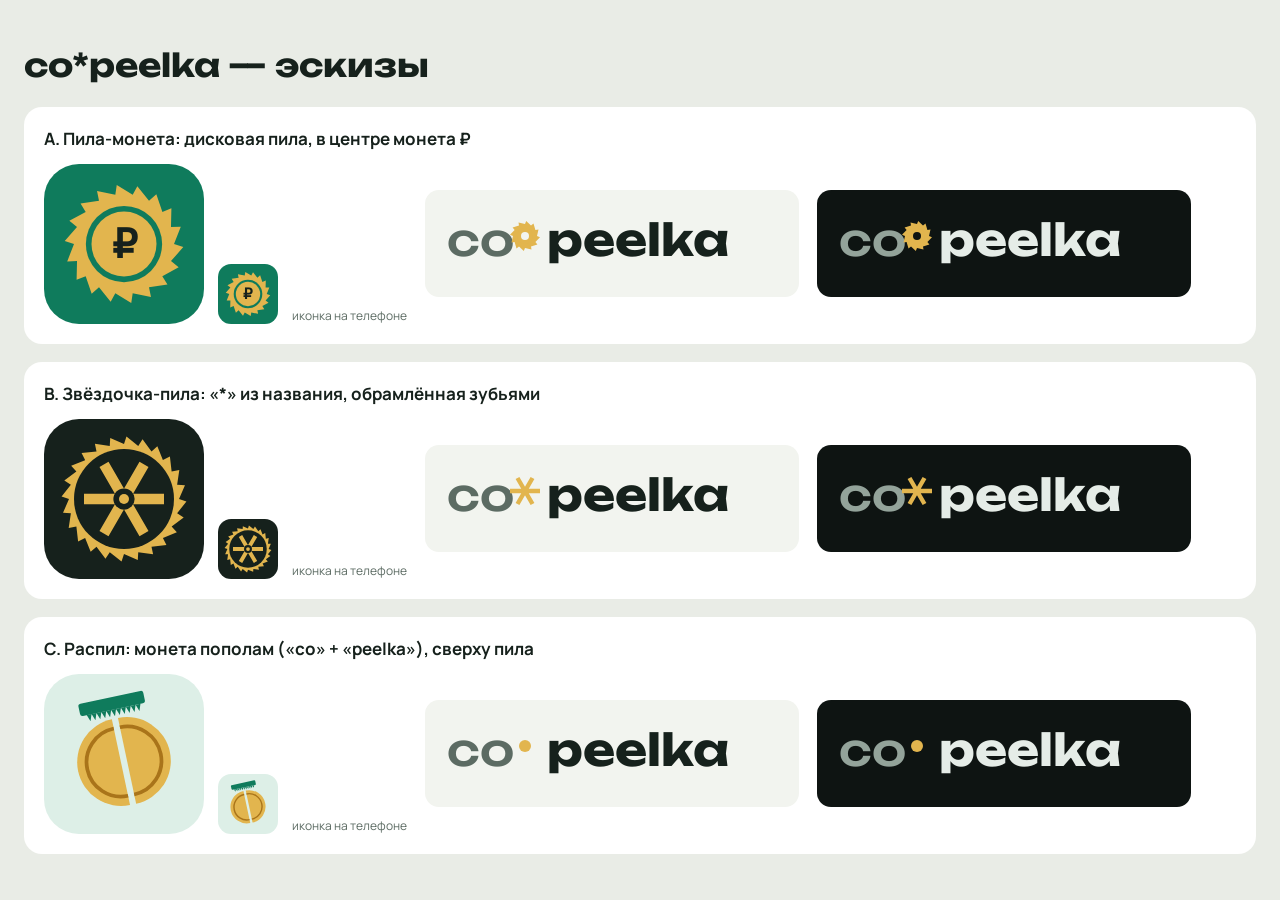
<file: logo/preview.html>
<!doctype html><meta charset="utf-8"><title>co*peelka — логотипы</title>
<link rel="stylesheet" href="https://fonts.googleapis.com/css2?family=Unbounded:wght@500;700&family=Manrope:wght@500;700&display=swap">
<style>body{font-family:Manrope,Arial;background:#E9ECE6;margin:0;padding:24px;color:#16211C}h1{font-family:Unbounded}section{background:#fff;border-radius:18px;padding:20px;margin:0 0 18px}
h2{margin:0 0 14px;font-size:17px}.row{display:flex;gap:18px;align-items:center;flex-wrap:wrap}.ic{display:flex;gap:14px;align-items:flex-end}.ic span{font-size:12px;color:#5C6B63}
.wm{padding:16px 22px;border-radius:14px;width:330px}.wm svg{width:100%;height:auto}.light{background:#F2F4EF}.dark{background:#0E1412}</style>
<h1>co*peelka — эскизы</h1><section><h2>A. Пила-монета: дисковая пила, в центре монета ₽</h2><div class="row">
<div class="ic"><img src="icon-A.svg" width="160"><img src="icon-A.svg" width="60"><span>иконка на телефоне</span></div>
<div class="wm light"><svg xmlns="http://www.w3.org/2000/svg" viewBox="0 0 330 70"><text x="0" y="50" font-family="Unbounded, Arial, sans-serif" font-weight="500" font-size="44" fill="#5C6B63">co</text>
<g transform="translate(78,30)"><path transform="translate(0,0)" d="M12.0,0.0 L15.0,1.2 L10.4,6.0 L10.4,6.0 L12.4,8.5 L6.0,10.4 L6.0,10.4 L6.5,13.5 L0.0,12.0 L0.0,12.0 L-1.2,15.0 L-6.0,10.4 L-6.0,10.4 L-8.5,12.4 L-10.4,6.0 L-10.4,6.0 L-13.5,6.5 L-12.0,0.0 L-12.0,0.0 L-15.0,-1.2 L-10.4,-6.0 L-10.4,-6.0 L-12.4,-8.5 L-6.0,-10.4 L-6.0,-10.4 L-6.5,-13.5 L-0.0,-12.0 L-0.0,-12.0 L1.2,-15.0 L6.0,-10.4 L6.0,-10.4 L8.5,-12.4 L10.4,-6.0 L10.4,-6.0 L13.5,-6.5 L12.0,-0.0Z" fill="#E2B54E"/><circle r="8" fill="#E2B54E"/><circle r="4" fill="#F2F4EF"/></g>
<text x="100" y="50" font-family="Unbounded, Arial, sans-serif" font-weight="700" font-size="44" fill="#16211C">peelka</text></svg></div><div class="wm dark"><svg xmlns="http://www.w3.org/2000/svg" viewBox="0 0 330 70"><text x="0" y="50" font-family="Unbounded, Arial, sans-serif" font-weight="500" font-size="44" fill="#93A39A">co</text>
<g transform="translate(78,30)"><path transform="translate(0,0)" d="M12.0,0.0 L15.0,1.2 L10.4,6.0 L10.4,6.0 L12.4,8.5 L6.0,10.4 L6.0,10.4 L6.5,13.5 L0.0,12.0 L0.0,12.0 L-1.2,15.0 L-6.0,10.4 L-6.0,10.4 L-8.5,12.4 L-10.4,6.0 L-10.4,6.0 L-13.5,6.5 L-12.0,0.0 L-12.0,0.0 L-15.0,-1.2 L-10.4,-6.0 L-10.4,-6.0 L-12.4,-8.5 L-6.0,-10.4 L-6.0,-10.4 L-6.5,-13.5 L-0.0,-12.0 L-0.0,-12.0 L1.2,-15.0 L6.0,-10.4 L6.0,-10.4 L8.5,-12.4 L10.4,-6.0 L10.4,-6.0 L13.5,-6.5 L12.0,-0.0Z" fill="#E2B54E"/><circle r="8" fill="#E2B54E"/><circle r="4" fill="#0E1412"/></g>
<text x="100" y="50" font-family="Unbounded, Arial, sans-serif" font-weight="700" font-size="44" fill="#E5ECE7">peelka</text></svg></div></div></section><section><h2>B. Звёздочка-пила: «*» из названия, обрамлённая зубьями</h2><div class="row">
<div class="ic"><img src="icon-B.svg" width="160"><img src="icon-B.svg" width="60"><span>иконка на телефоне</span></div>
<div class="wm light"><svg xmlns="http://www.w3.org/2000/svg" viewBox="0 0 330 70"><text x="0" y="50" font-family="Unbounded, Arial, sans-serif" font-weight="500" font-size="44" fill="#5C6B63">co</text>
<g transform="translate(78,30)"><path d="M-15.0,-2.2 L15.0,-2.2 L15.0,2.2 L-15.0,2.2Z M-5.6,-14.1 L9.4,11.9 L5.6,14.1 L-9.4,-11.9Z M9.4,-11.9 L-5.6,14.1 L-9.4,11.9 L5.6,-14.1Z " fill="#E2B54E"/></g>
<text x="100" y="50" font-family="Unbounded, Arial, sans-serif" font-weight="700" font-size="44" fill="#16211C">peelka</text></svg></div><div class="wm dark"><svg xmlns="http://www.w3.org/2000/svg" viewBox="0 0 330 70"><text x="0" y="50" font-family="Unbounded, Arial, sans-serif" font-weight="500" font-size="44" fill="#93A39A">co</text>
<g transform="translate(78,30)"><path d="M-15.0,-2.2 L15.0,-2.2 L15.0,2.2 L-15.0,2.2Z M-5.6,-14.1 L9.4,11.9 L5.6,14.1 L-9.4,-11.9Z M9.4,-11.9 L-5.6,14.1 L-9.4,11.9 L5.6,-14.1Z " fill="#E2B54E"/></g>
<text x="100" y="50" font-family="Unbounded, Arial, sans-serif" font-weight="700" font-size="44" fill="#E5ECE7">peelka</text></svg></div></div></section><section><h2>C. Распил: монета пополам («co» + «peelka»), сверху пила</h2><div class="row">
<div class="ic"><img src="icon-C.svg" width="160"><img src="icon-C.svg" width="60"><span>иконка на телефоне</span></div>
<div class="wm light"><svg xmlns="http://www.w3.org/2000/svg" viewBox="0 0 330 70"><text x="0" y="50" font-family="Unbounded, Arial, sans-serif" font-weight="500" font-size="44" fill="#5C6B63">co</text>
<g transform="translate(78,30)"><circle r="6" fill="#E2B54E"/></g>
<text x="100" y="50" font-family="Unbounded, Arial, sans-serif" font-weight="700" font-size="44" fill="#16211C">peelka</text></svg></div><div class="wm dark"><svg xmlns="http://www.w3.org/2000/svg" viewBox="0 0 330 70"><text x="0" y="50" font-family="Unbounded, Arial, sans-serif" font-weight="500" font-size="44" fill="#93A39A">co</text>
<g transform="translate(78,30)"><circle r="6" fill="#E2B54E"/></g>
<text x="100" y="50" font-family="Unbounded, Arial, sans-serif" font-weight="700" font-size="44" fill="#E5ECE7">peelka</text></svg></div></div></section>
</file>
